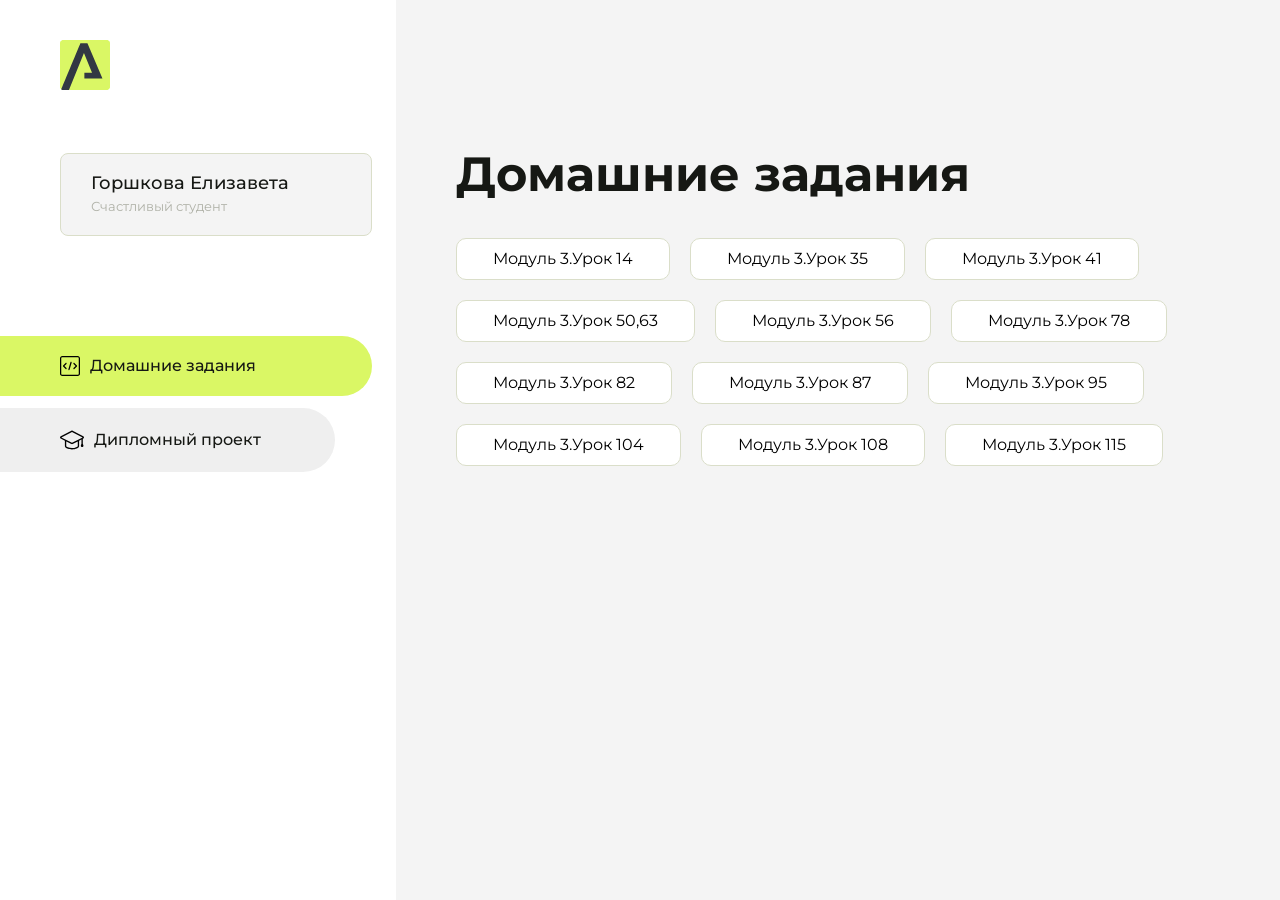
<file: index.html>
<!DOCTYPE html>
<html lang="en">
<head>
    <meta charset="UTF-8">
    <meta name="viewport" content="width=device-width, initial-scale=1.0">
    <title>Домашняя работа</title>
    <link rel="shortcut icon" href="src/logo.ico" type="image/x-icon">
    <link rel="preconnect" href="https://fonts.googleapis.com">
    <link rel="preconnect" href="https://fonts.gstatic.com" crossorigin>
    <link href="https://fonts.googleapis.com/css2?family=Montserrat:wght@400;500;700&family=Rubik:wght@500&display=swap"
          rel="stylesheet">
    <link rel="stylesheet" href="src/style.css">
</head>
<body id="body">
<div class="overlay" id="overlay"></div>
<div class="layout">
    <div class="burger" id="burger">
        <svg viewBox="0 0 24 24" fill="none" xmlns="http://www.w3.org/2000/svg">
            <g id="SVGRepo_bgCarrier" stroke-width="0"></g>
            <g id="SVGRepo_tracerCarrier" stroke-linecap="round" stroke-linejoin="round"></g>
            <g id="SVGRepo_iconCarrier">
                <path d="M4 18L20 18" stroke="#DAF765" stroke-width="2" stroke-linecap="round"></path>
                <path d="M4 12L20 12" stroke="#DAF765" stroke-width="2" stroke-linecap="round"></path>
                <path d="M4 6L20 6" stroke="#DAF765" stroke-width="2" stroke-linecap="round"></path>
            </g>
        </svg>
    </div>
    <aside class="sidebar" id="sidebar">
        <div class="sidebar__inner">
            <div class="logo">
                <svg width="50" height="50" viewBox="0 0 50 50" fill="none" xmlns="http://www.w3.org/2000/svg">
                    <g clip-path="url(#clip0_513_74730)">
                        <path d="M46.17 -0.257004H3.83C1.57281 -0.257004 -0.257 1.57281 -0.257 3.83V46.17C-0.257 48.4272 1.57281 50.257 3.83 50.257H46.17C48.4272 50.257 50.257 48.4272 50.257 46.17V3.83C50.257 1.57281 48.4272 -0.257004 46.17 -0.257004Z"
                              fill="#DAF765"/>
                        <path d="M24.375 38.4H42.461L27.441 3.1585H20.4355C20.4355 3.1585 6.7895 35.881 1.1945 49.294C2.015 50.0275 3.0945 50.257 3.6945 50.257H8.8445L23.954 13.07L32.0465 32.8285H24.375V38.4Z"
                              fill="#323843"/>
                    </g>
                    <defs>
                        <clipPath id="clip0_513_74730">
                            <rect width="50" height="50" fill="white"/>
                        </clipPath>
                    </defs>
                </svg>
            </div>
            <div class="sidebar__user">
                <div class="sidebar__name">Горшкова Елизавета</div>
                <div class="sidebar__text">Счастливый студент</div>
            </div>
            <div class="sidebar__tabs">
                <div class="sidebar__item">
                    <button class="sidebar__button active" id="tasks">
                        <svg xmlns="http://www.w3.org/2000/svg" width="20" height="20" viewBox="0 0 20 20" fill="none">
                            <g clip-path="url(#clip0_704_74543)">
                                <path d="M17.7083 20H2.29167C1.0275 20 0 18.9725 0 17.7083V2.29167C0 1.0275 1.0275 0 2.29167 0H17.7083C18.9725 0 20 1.0275 20 2.29167V17.7083C20 18.9725 18.9725 20 17.7083 20ZM2.29167 1.25C1.7175 1.25 1.25 1.7175 1.25 2.29167V17.7083C1.25 18.2825 1.7175 18.75 2.29167 18.75H17.7083C18.2825 18.75 18.75 18.2825 18.75 17.7083V2.29167C18.75 1.7175 18.2825 1.25 17.7083 1.25H2.29167Z"
                                      fill="black"/>
                                <path d="M6.04167 13.125C5.88167 13.125 5.72167 13.0642 5.6 12.9417L3.1 10.4417C2.85583 10.1975 2.85583 9.80167 3.1 9.5575L5.6 7.0575C5.84417 6.81333 6.24 6.81333 6.48417 7.0575C6.72833 7.30167 6.72833 7.6975 6.48417 7.94167L4.42583 10L6.48417 12.0583C6.72833 12.3025 6.72833 12.6983 6.48417 12.9425C6.36167 13.0642 6.20167 13.125 6.04167 13.125Z"
                                      fill="black"/>
                                <path d="M8.95833 14.1667C8.9 14.1667 8.84 14.1583 8.78167 14.1417C8.45083 14.0442 8.26083 13.6967 8.35833 13.3658L10.4417 6.28251C10.5392 5.95084 10.8892 5.76417 11.2175 5.85917C11.5483 5.95667 11.7383 6.30417 11.6408 6.63501L9.5575 13.7183C9.47833 13.9908 9.22833 14.1667 8.95833 14.1667Z"
                                      fill="black"/>
                                <path d="M13.9583 13.125C13.7983 13.125 13.6383 13.0642 13.5167 12.9417C13.2725 12.6975 13.2725 12.3017 13.5167 12.0575L15.575 9.99916L13.5167 7.94083C13.2725 7.69666 13.2725 7.30083 13.5167 7.05666C13.7608 6.81249 14.1567 6.81249 14.4008 7.05666L16.9008 9.55666C17.145 9.80083 17.145 10.1967 16.9008 10.4408L14.4008 12.9408C14.2783 13.0642 14.1183 13.125 13.9583 13.125Z"
                                      fill="black"/>
                            </g>
                            <defs>
                                <clipPath id="clip0_704_74543">
                                    <rect width="20" height="20" fill="white"/>
                                </clipPath>
                            </defs>
                        </svg>
                        <span>Домашние задания</span></button>
                </div>
                <div class="sidebar__item">
                    <button class="sidebar__button" id="diplom">
                        <svg xmlns="http://www.w3.org/2000/svg" width="24" height="24" viewBox="0 0 24 24" fill="none">
                            <g clip-path="url(#clip0_704_74553)">
                                <path d="M23.2628 10.5971C23.7176 10.365 24 9.90375 24 9.39337C24 8.883 23.7176 8.42175 23.2628 8.18962L12.6135 2.75362C12.2291 2.55824 11.7705 2.55787 11.3854 2.75399L0.736875 8.19C0.282375 8.42175 0 8.883 0 9.39337C0 9.90375 0.282375 10.365 0.736875 10.5971L4.89038 12.7177V18.2074C4.89038 19.8154 8.412 21.393 12 21.393C15.5884 21.393 19.1096 19.815 19.1096 18.2074V12.7174L21.4609 11.517V15.8017L20.901 17.2305C20.7409 17.6389 20.7934 18.0994 21.0405 18.4616C21.2876 18.8246 21.6979 19.041 22.1366 19.041C22.5754 19.041 22.9852 18.8246 23.2324 18.462C23.4795 18.099 23.532 17.6385 23.3719 17.2301L22.8124 15.8021V10.827L23.2628 10.5971ZM17.7623 18.1721C17.6198 18.6375 15.3491 20.0419 12 20.0419C8.65088 20.0419 6.38025 18.6375 6.2415 18.2074V12.3037L6.23887 12.3019C6.23812 12.057 6.1065 11.8207 5.87325 11.7019L1.3515 9.39337L12 3.95737L22.6489 9.39337L12 14.8294L5.87325 11.7019C5.54063 11.5331 4.6695 11.6674 4.5 12C4.33012 12.3322 4.55813 12.5479 4.89038 12.7177L11.3857 16.0331C11.5781 16.1314 11.7889 16.1805 12 16.1805C12.2107 16.1805 12.4222 16.1314 12.6146 16.0331L17.7593 13.407L17.7623 18.1721Z"
                                      fill="black"/>
                            </g>
                            <defs>
                                <clipPath id="clip0_704_74553">
                                    <rect width="24" height="24" fill="white"/>
                                </clipPath>
                            </defs>
                        </svg>
                        <span>Дипломный проект</span></button>
                </div>
            </div>
        </div>

    </aside>
    <div class="content">
        <div class="container">
            <div class="content__block" id="tasksBlock">
                <div class="content__title">Домашние задания</div>
                <ul class="content__list">
                    <li class="content__list-item">
                        <a href="Домашнее задание (разметка статьи)/index.html">Модуль 3.Урок 14</a>
                    </li>
                     <li class="content__list-item">
                        <a href="35_table/inbex.html">Модуль 3.Урок 35</a>
                    </li>
                    <li class="content__list-item">
                        <a href="41_form/index.html">Модуль 3.Урок 41</a>
                    </li>
                    <li class="content__list-item">
                        <a href="50_article/article.html">Модуль 3.Урок 50,63</a>
                    </li>
                     <li class="content__list-item">
                        <a href="56_Домашнее задание (Flexbox)/article.html">Модуль 3.Урок 56</a>
                    </li>
                     <li class="content__list-item">
                        <a href="fit-studio/index.html">Модуль 3.Урок 78</a>
                    </li>
                       <li class="content__list-item">
                        <a href="fit-studio/index.html">Модуль 3.Урок 82</a>
                    </li>
                    <li class="content__list-item">
                        <a href="fit-studio/index.html">Модуль 3.Урок 87</a>
                    </li>
                     <li class="content__list-item">
                        <a href="fit-studio/index.html">Модуль 3.Урок 95</a>
                    </li>
                    <li class="content__list-item">
                        <a href="Grid/index.html">Модуль 3.Урок 104</a>
                    </li>
                    <li class="content__list-item">
                        <a href="fit-studio_БЭМ/index.html">Модуль 3.Урок 108</a>
                    </li>
                     <li class="content__list-item">
                        <a href="nike/index.html">Модуль 3.Урок 115</a>
                    </li>
                </ul>
            </div>
            <div class="content__block hidden" id="diplomBlock">
                <div class="content__title">Дипломный проект</div>
                <div class="content__list-diplom">
                    <a href="ПАПКА-С-НОМЕРОМ-УРОКА">Ссылка на ДЗ</a>
                </div>
                <div class="content__decor">
                    <div class="content__decor-text">Давай проверим, чему ты научился!</div>
                    <div class="content__decor-img">
                        <img src="src/decor.png" alt="decor">
                    </div>
                </div>
            </div>
        </div>
    </div>
</div>
<script src="src/index.js"></script>
</body>
</html>
</file>
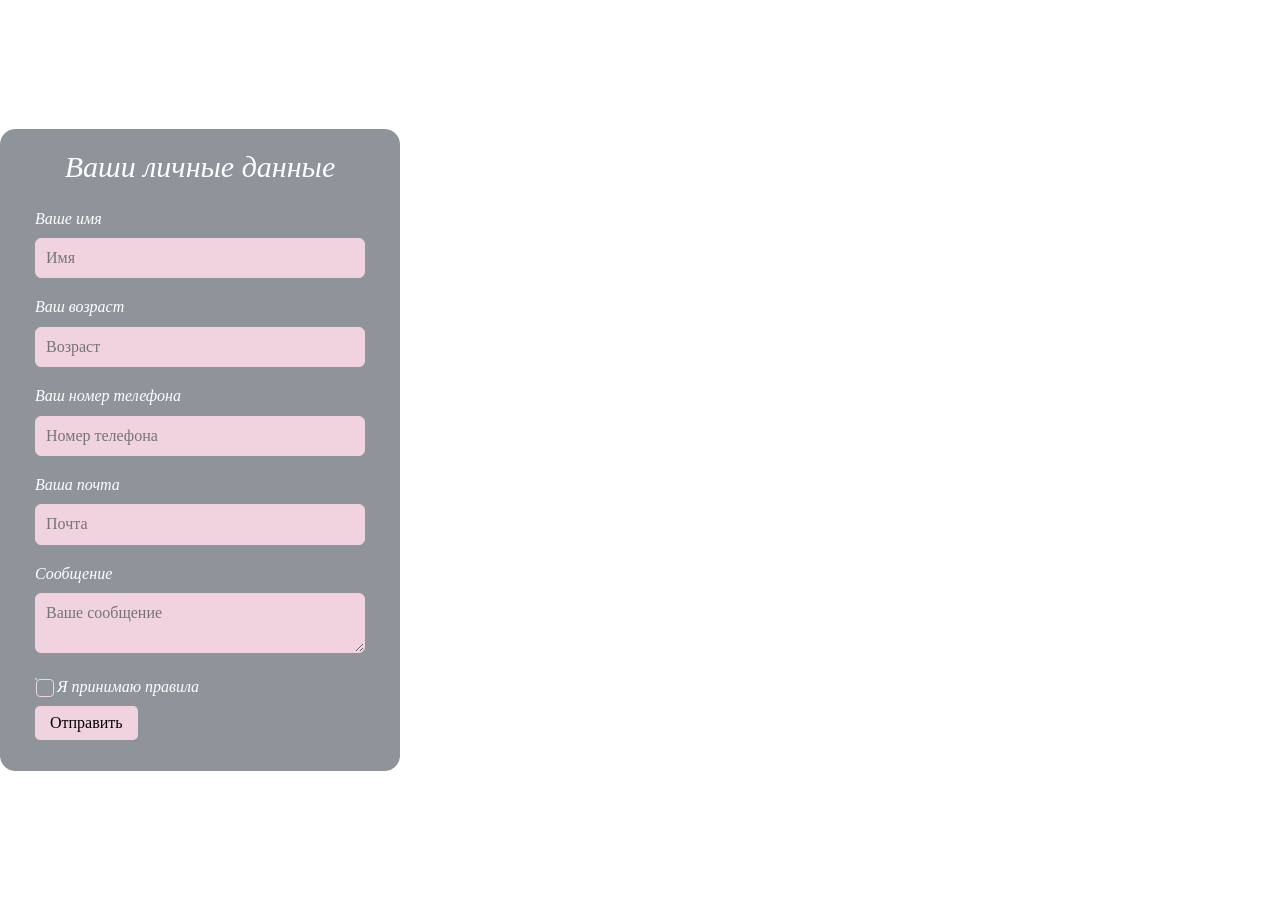
<file: 41_form/index.html>
<!doctype html>
<html lang="en">
  <head>
    <meta charset="UTF-8" />
    <meta name="viewport" content="width=device-width, initial-scale=1.0" />
    <title>Document</title>
  </head>
  <link rel="stylesheet" href="./css/styles.css" />
  <link rel="stylesheet" href="./css/normalize.css" />
  <body>
    <form>
      <fieldset>
        <legend>Ваши личные данные</legend>
        <label for="name">Ваше имя</label>
        <input id="name" type="text" placeholder="Имя" required />

        <label for="age">Ваш возраст</label>
        <input id="age" type="number" placeholder="Возраст" required />

        <label for="tel">Ваш номер телефона</label>
        <input id="tel" type="tel" placeholder="Номер телефона" required />

        <label for="email">Ваша почта</label>
        <input id="email" type="email" placeholder="Почта" required />

        <label for="message">Сообщение</label>
        <textarea id="message" placeholder="Ваше сообщение" required></textarea>

        <input id="approval" type="checkbox" />
        <label for="approval" class="approval-label" required
          >Я принимаю правила</label
        >

        <button>Отправить</button>
      </fieldset>
    </form>
  </body>
</html>
</file>
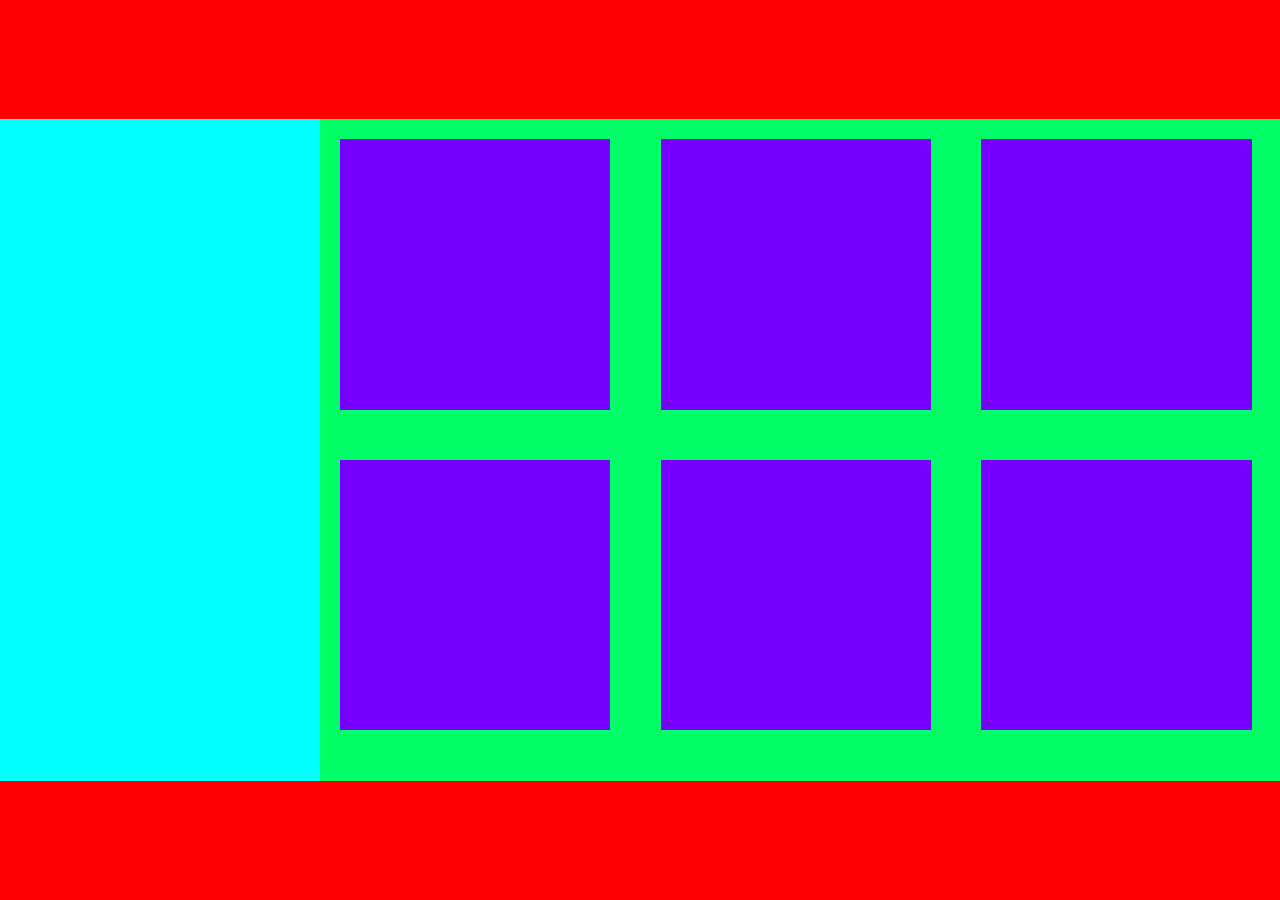
<file: Grid/index.html>
<!doctype html>
<html lang="ru">
  <head>
    <meta charset="UTF-8" />
    <meta name="viewport" content="width=device-width, initial-scale=1.0" />
    <title>Grid</title>
    <link rel="stylesheet" href="style.css" />
  </head>
  <body>
    <div class="wrapper">
      <header class="header"></header>

      <aside class="aside"></aside>
      <main class="main">
        <div class="container">
          <article class="article"></article>
          <article class="article"></article>
          <article class="article"></article>
          <article class="article"></article>
          <article class="article"></article>
          <article class="article"></article>
          <article class="article"></article>
          <article class="article"></article>
        </div>
      </main>
      <footer class="footer"></footer>
    </div>
  </body>
</html>
</file>
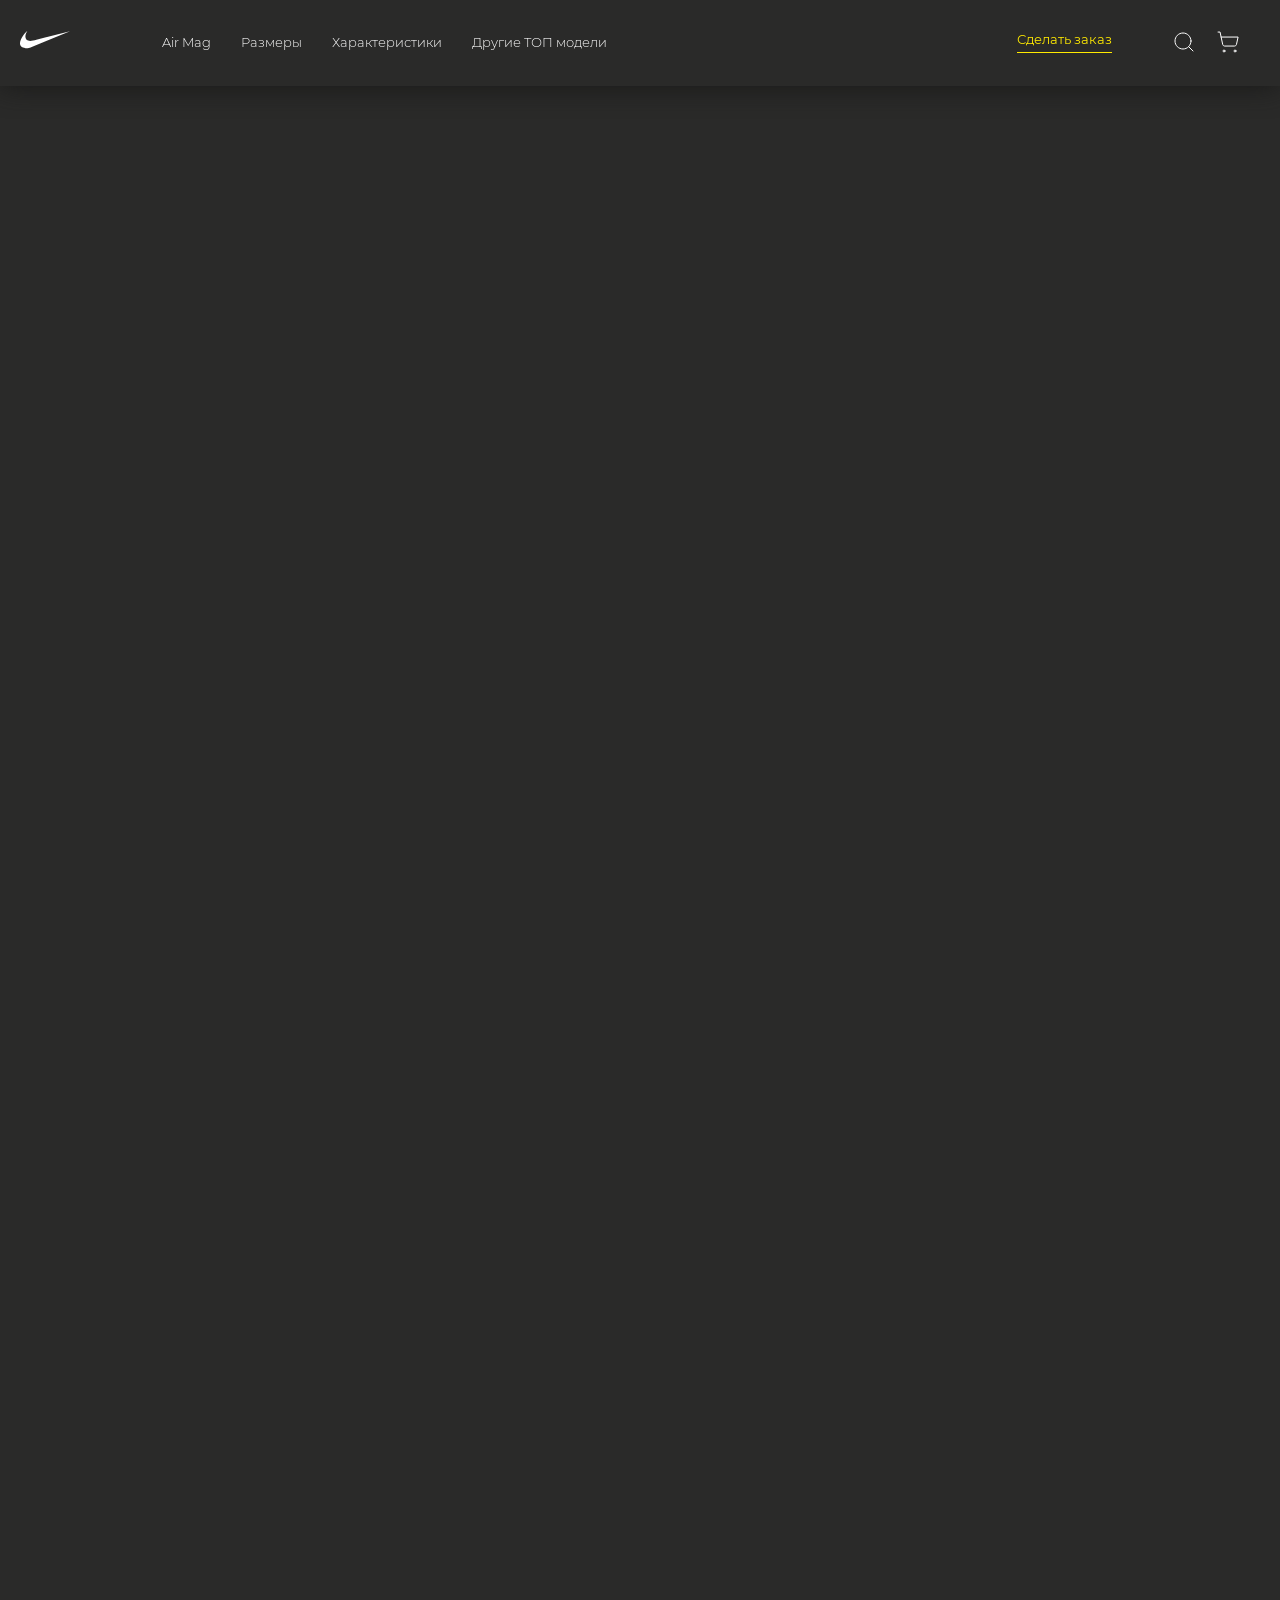
<file: nike/index.html>
<!doctype html>
<html class="page" lang="ru">
  <head>
    <meta charset="UTF-8" />
    <meta name="viewport" content="width=device-width, initial-scale=1.0" />
    <link rel="stylesheet" href="./css/index.css" />
    <link
      rel="shortcut icon"
      href="./icons/nike_logo_icon.ico"
      type="image/x-icon"
    />
    <title>Nike Air Mag</title>
  </head>
  <body class="page__body">
    <header class="header header--fixed">
      <div class="container header__container">
        <a class="logo header__logo" href="#">
          <img
            src="./icons/logo-icons.svg"
            width="50"
            height="20"
            alt="логотип nike"
          />
        </a>
        <nav class="menu header__menu" aria-label="Главное меню">
          <ul class="menu__list">
            <li class="menu__item">
              <a class="menu__link" href="#air-mag" lang="en">Air Mag</a>
            </li>
            <li class="menu__item">
              <a class="menu__link" href="#sizec">Размеры</a>
            </li>
            <li class="menu__item">
              <a class="menu__link" href="#characteristics">Характеристики</a>
            </li>
            <li class="menu__item">
              <a class="menu__link" href="#top-models">Другие ТОП модели</a>
            </li>
          </ul>
        </nav>
        <div class="header_controls">
          <a class="header_order" href="#">Сделать заказ</a>
          <div class="header__actions">
            <button
              class="header__button-actions"
              title="Поиск"
              aria-label="Поиск"
            >
              <svg width="24" height="24">
                <use
                  class="header__actions-icons"
                  href="./icons/sprite.svg#search"
                ></use>
              </svg>
            </button>

            <button
              class="header__button-actions"
              title="Корзина"
              aria-label="Корзина"
            >
              <svg width="24" height="24">
                <use
                  class="header__actions-icons"
                  href="./icons/sprite.svg#cart"
                ></use>
              </svg>
            </button>
            <button class="header__bruger bruger" aria-label="Открыть меню">
              <swg width="24" height="24">
                <use
                  class="burger__icon-menu"
                  href="./icons/sprite.svg#menu-burger"
                ></use>
                <use
                  class="burger__icon-cross"
                  href="./icons/sprite.svg#menu-cross"
                ></use>
              </swg>
            </button>
          </div>
        </div>
      </div>
    </header>
  </body>
</html>
</file>
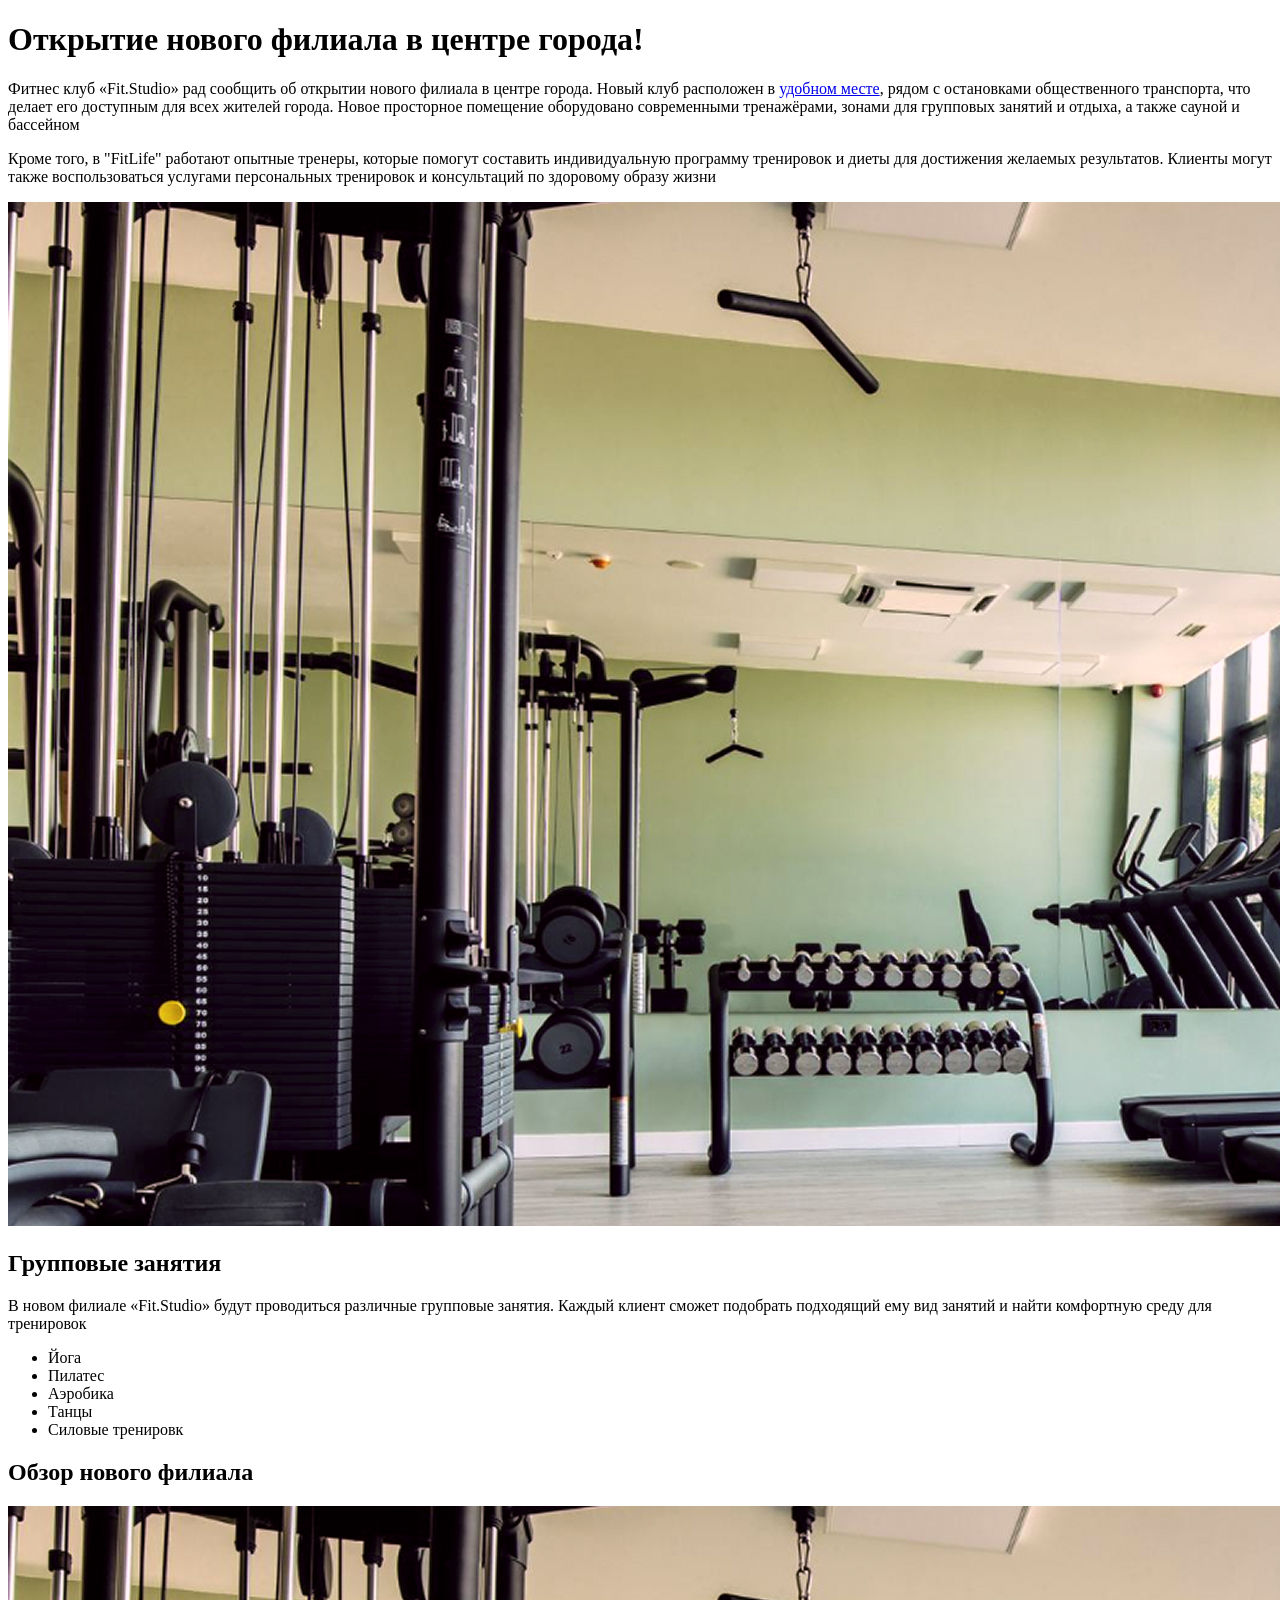
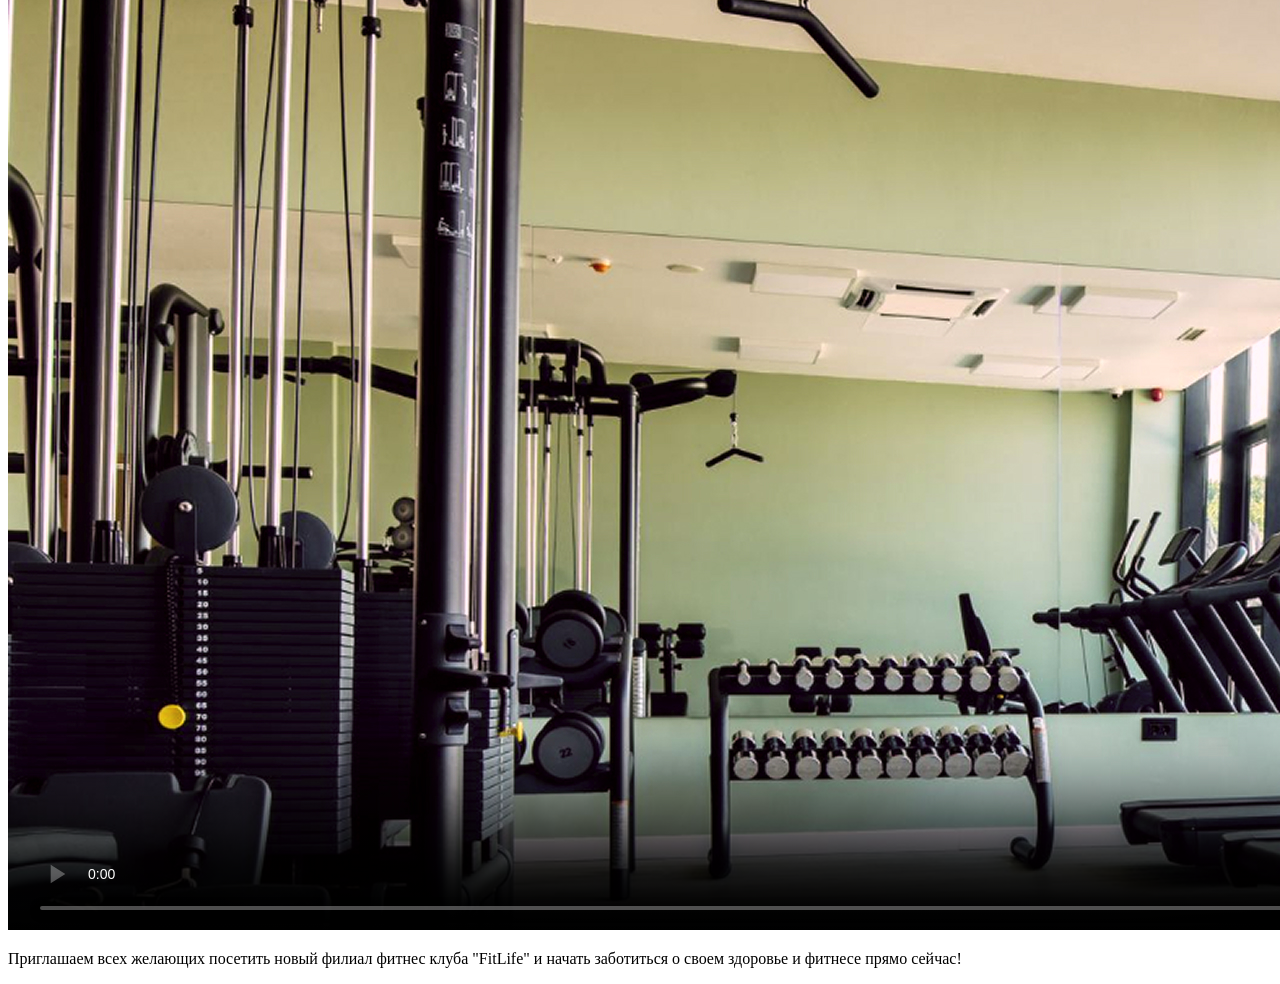
<file: Домашнее задание (разметка статьи)/index.html>
<!doctype html>
<html lang="en">
  <head>
    <meta charset="UTF-8" />
    <meta name="viewport" content="width=device-width, initial-scale=1.0" />
    <title>Document</title>
  </head>
  <body>
    <h1>Открытие нового филиала в центре города!</h1>
    <p>
      Фитнес клуб «Fit.Studio» рад сообщить об открытии нового филиала в центре
      города. Новый клуб расположен в <a href="#">удобном месте</a>, рядом с
      остановками общественного транспорта, что делает его доступным для всех
      жителей города. Новое просторное помещение оборудовано современными
      тренажёрами, зонами для групповых занятий и отдыха, а также сауной и
      бассейном
    </p>
    <p>
      Кроме того, в "FitLife" работают опытные тренеры, которые помогут
      составить индивидуальную программу тренировок и диеты для достижения
      желаемых результатов. Клиенты могут также воспользоваться услугами
      персональных тренировок и консультаций по здоровому образу жизни
    </p>
    <img
      src="./images/gym-image.jpg"
      alt="фотография тренажерного зала"
      width="2440"
      height="1024"
    />
    <h2>Групповые занятия</h2>
    <p>
      В новом филиале «Fit.Studio» будут проводиться различные групповые
      занятия. Каждый клиент сможет подобрать подходящий ему вид занятий и найти
      комфортную среду для тренировок
    </p>
    <ul>
      <li>Йога</li>
      <li>Пилатес</li>
      <li>Аэробика</li>
      <li>Танцы</li>
      <li>Силовые тренировк</li>
    </ul>
    <h2>Обзор нового филиала</h2>
    <video
      src="./video/gym-video.mp4"
      controls
      poster="./images/poster.jpg.jpg"
    >
      Что-то пошло не так!
    </video>
    <p>
      Приглашаем всех желающих посетить новый филиал фитнес клуба "FitLife" и
      начать заботиться о своем здоровье и фитнесе прямо сейчас!
    </p>
  </body>
</html>
</file>
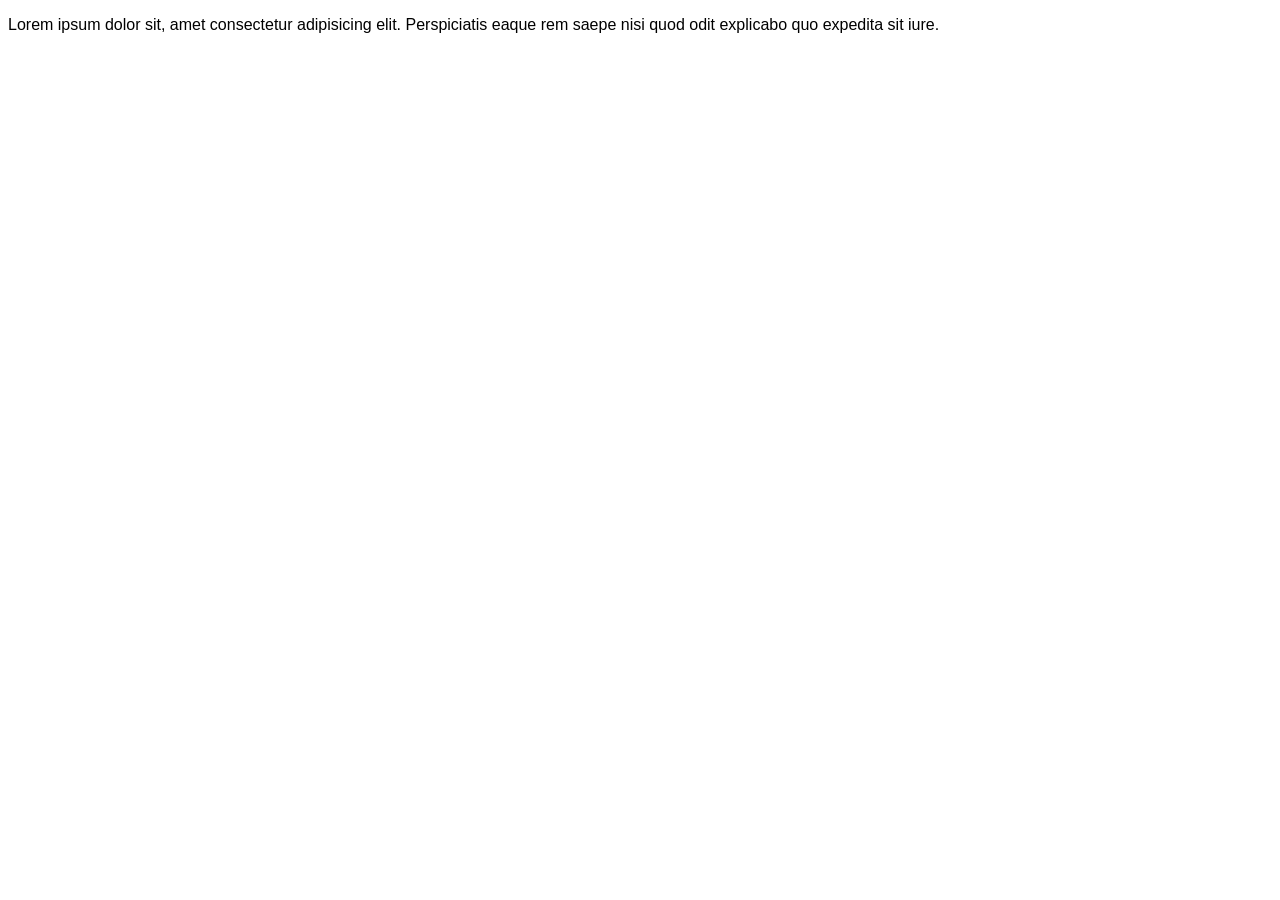
<file: Урок_45/index.html>
<!doctype html>
<html lang="en">
  <head>
    <meta charset="UTF-8" />
    <meta name="viewport" content="width=device-width, initial-scale=1.0" />
    <link rel="stylesheet" href="styles.css" />
    <title>Document</title>
  </head>
  <body>
    <p>
      Lorem ipsum dolor sit, amet consectetur adipisicing elit. Perspiciatis
      eaque rem saepe nisi quod odit explicabo quo expedita sit iure.
    </p>
  </body>
</html>
</file>
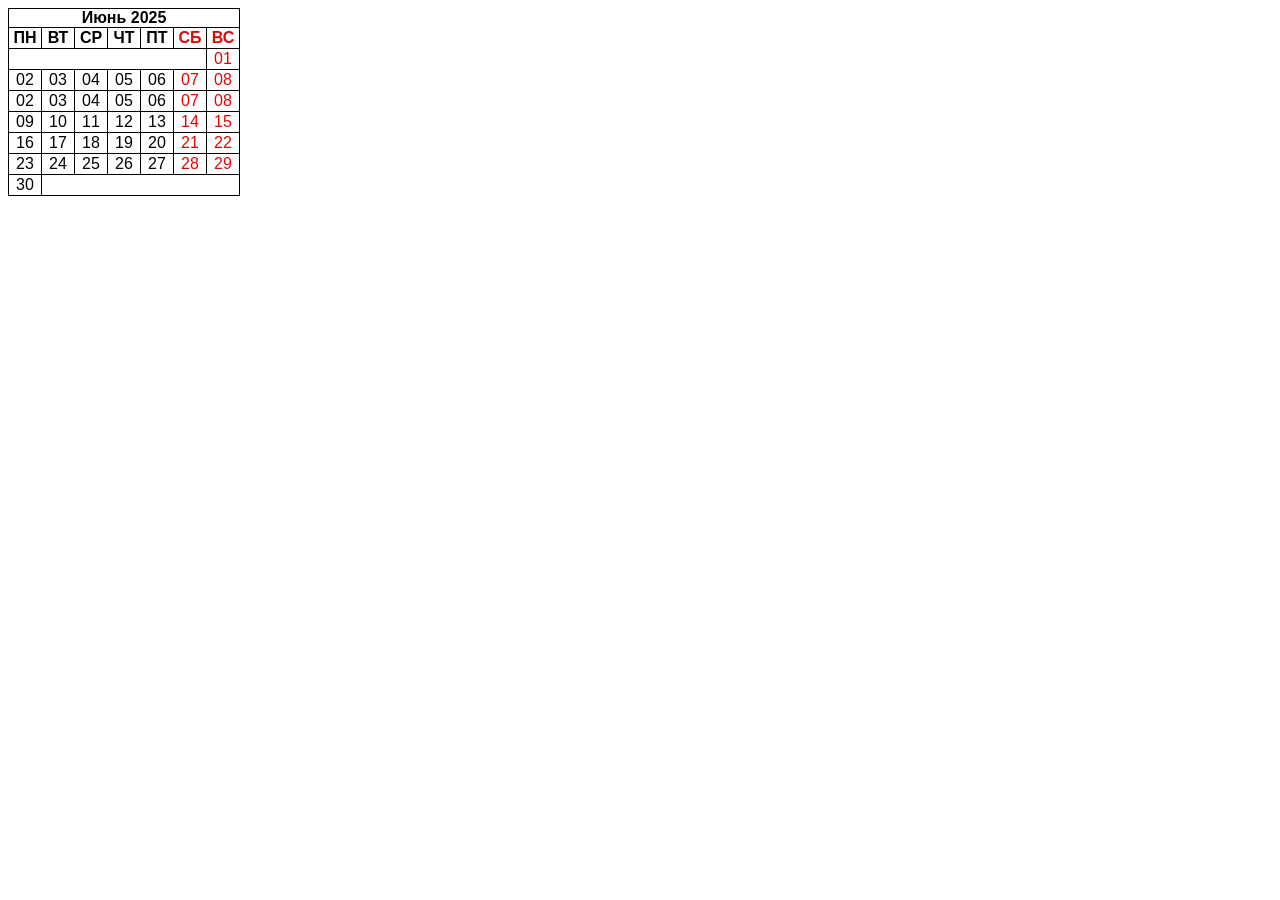
<file: 35_table/inbex.html>
<!doctype html>
<html lang="ru">
  <head>
    <meta charset="UTF-8" />
    <meta name="viewport" content="width=device-width, initial-scale=1.0" />
    <title>таблицы</title>
    <link rel="stylesheet" href="./style.css" />
  </head>
  <body>
    <table>
      <caption>
        Июнь 2025
      </caption>
      <thead>
        <tr>
          <th>ПН</th>
          <th>ВТ</th>
          <th>СР</th>
          <th>ЧТ</th>
          <th>ПТ</th>
          <th class="red">СБ</th>
          <th class="red">ВС</th>
        </tr>
      </thead>
      <tbody>
        <tr>
          <td colspan="6"></td>
          <td class="red">01</td>
        </tr>
        <tr>
          <td>02</td>
          <td>03</td>
          <td>04</td>
          <td>05</td>
          <td>06</td>
          <td class="red">07</td>
          <td class="red">08</td>
        </tr>
        <tr>
          <td>02</td>
          <td>03</td>
          <td>04</td>
          <td>05</td>
          <td>06</td>
          <td class="red">07</td>
          <td class="red">08</td>
        </tr>
        <tr>
          <td>09</td>
          <td>10</td>
          <td>11</td>
          <td>12</td>
          <td>13</td>
          <td class="red">14</td>
          <td class="red">15</td>
        </tr>
        <tr>
          <td>16</td>
          <td>17</td>
          <td>18</td>
          <td>19</td>
          <td>20</td>
          <td class="red">21</td>
          <td class="red">22</td>
        </tr>
        <tr>
          <td>23</td>
          <td>24</td>
          <td>25</td>
          <td>26</td>
          <td>27</td>
          <td class="red">28</td>
          <td class="red">29</td>
        </tr>
        <tr>
          <td>30</td>
          <td colspan="6"></td>
        </tr>
      </tbody>
    </table>
  </body>
</html>
</file>
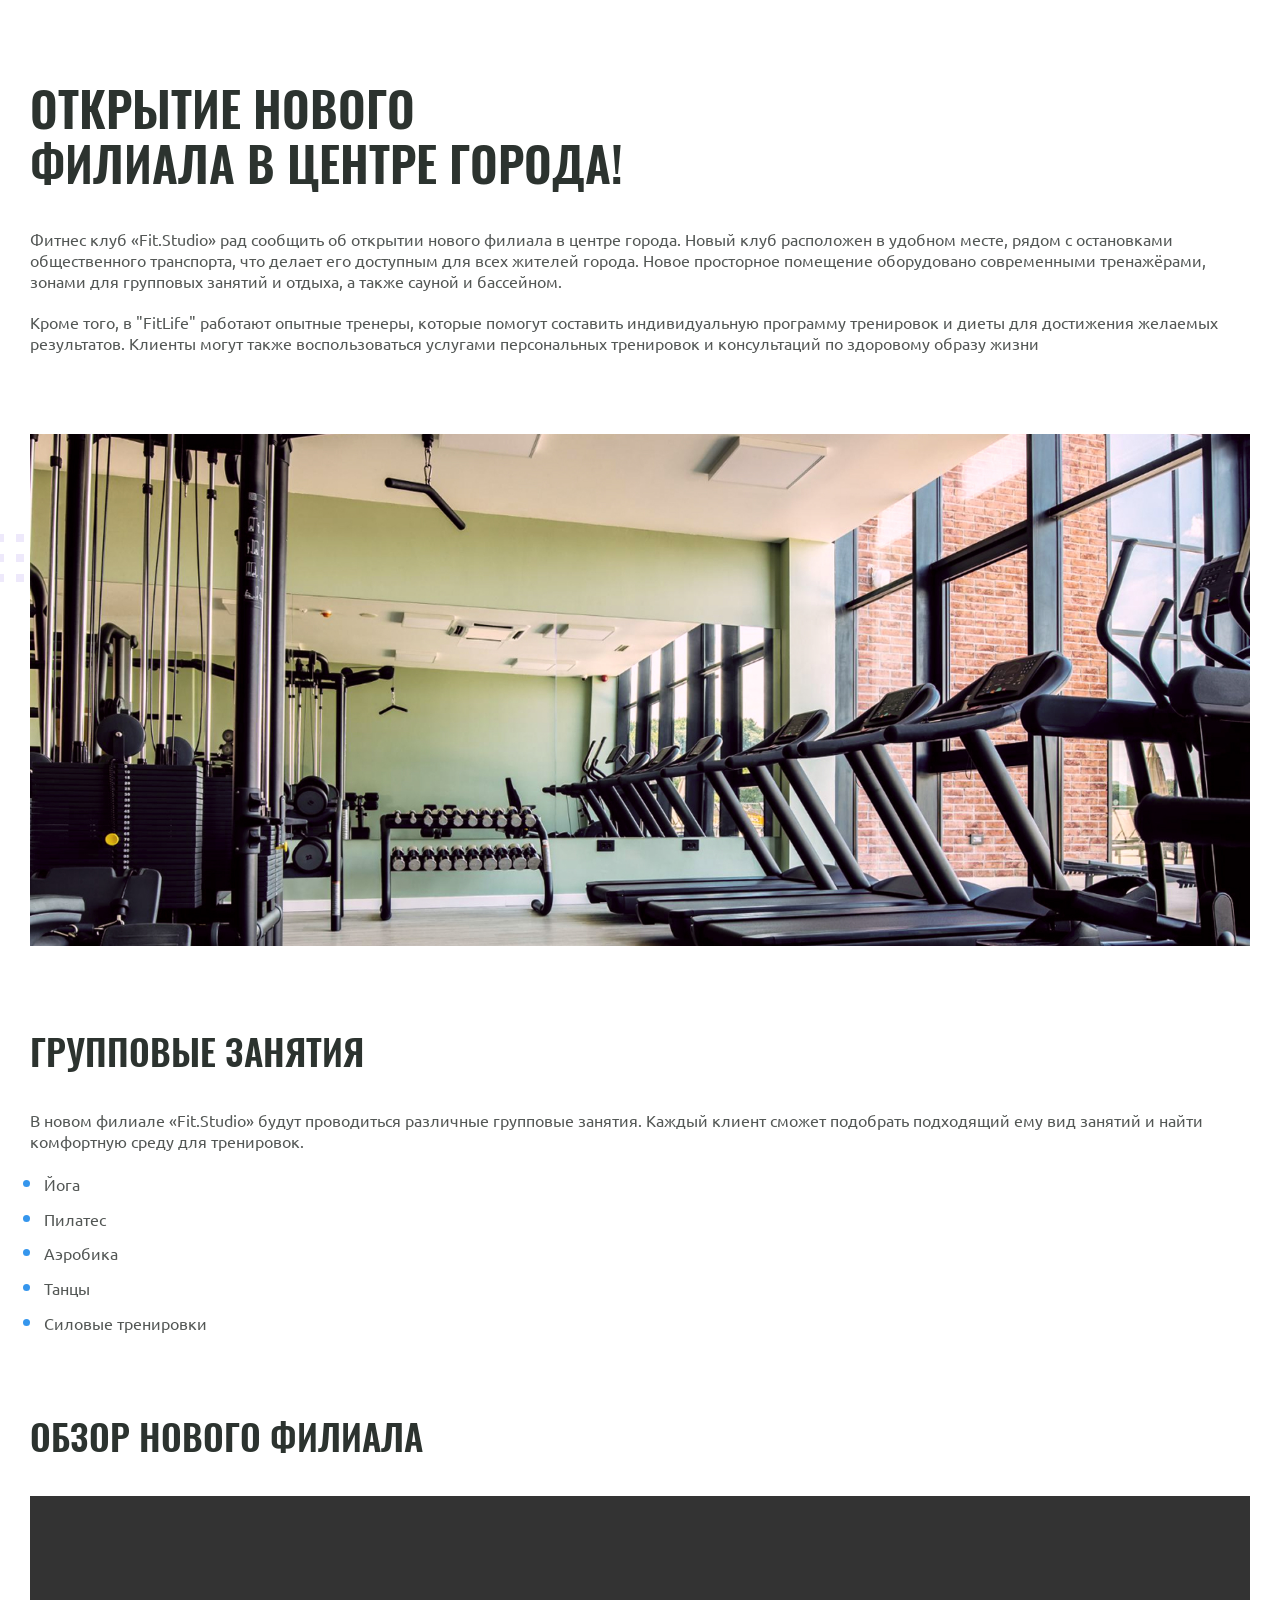
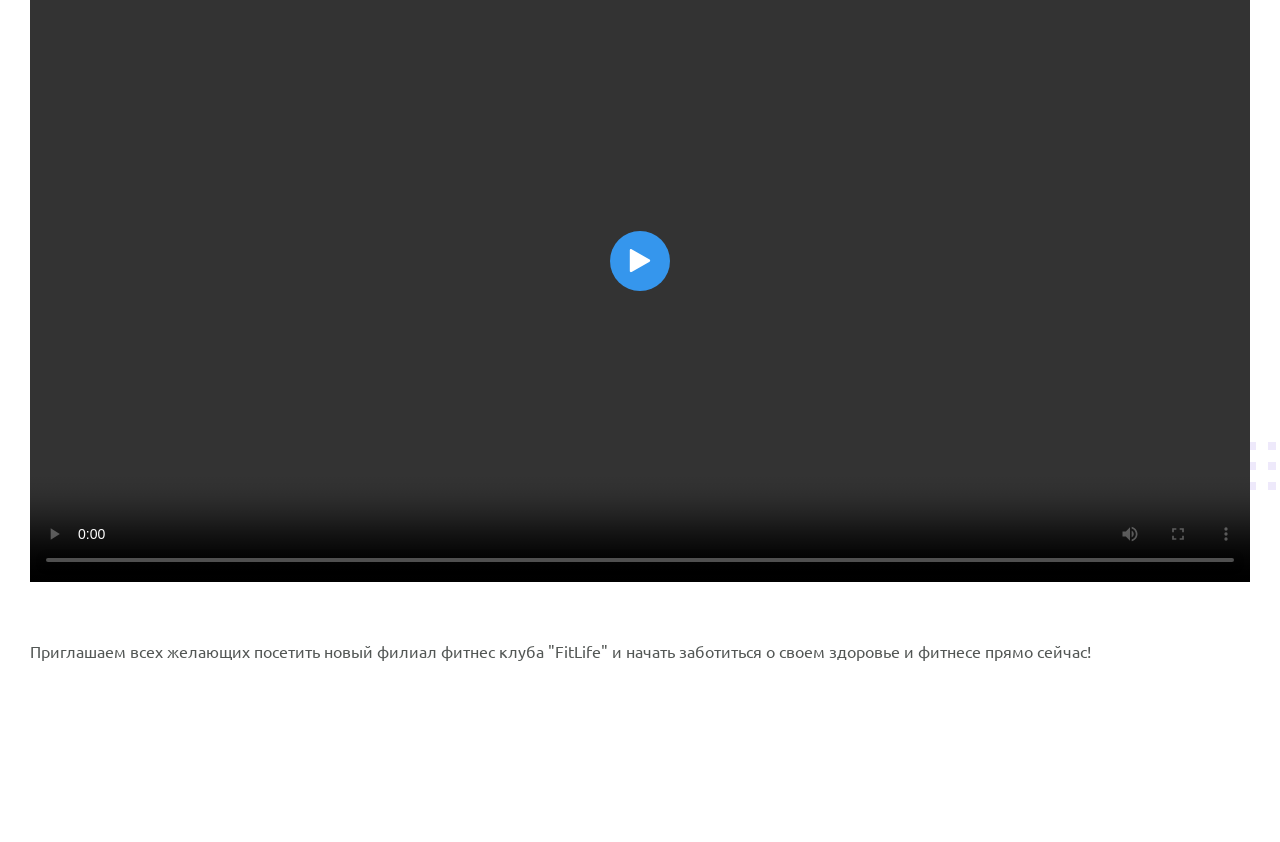
<file: 50_article/article.html>
<!doctype html>
<html lang="ru">
  <head>
    <meta charset="UTF-8" />
    <meta name="viewport" content="width=device-width, initial-scale=1.0" />
    <title>Fit Studio - Открытие нового филиала!</title>
    <link rel="stylesheet" href="./css/normalize.css" />
    <link rel="stylesheet" href="./css/fonts.css" />
    <link rel="stylesheet" href="./css/article.css" />
  </head>
  <body>
    <article class="article">
      <div class="container">
        <h1 class="article-title article-title-large">
          Открытие нового филиала в центре города!
        </h1>
        <p class="article-text">
          Фитнес клуб «Fit.Studio» рад сообщить об открытии нового филиала
          в центре города. Новый клуб расположен в удобном месте, рядом
          с остановками общественного транспорта, что делает его доступным
          для всех жителей города. Новое просторное помещение оборудовано
          современными тренажёрами, зонами для групповых занятий и отдыха,
          а также сауной и бассейном.
        </p>
        <p class="article-text article-mb">
          Кроме того, в "FitLife" работают опытные тренеры, которые помогут
          составить индивидуальную программу тренировок и диеты для достижения
          желаемых результатов. Клиенты могут также воспользоваться услугами
          персональных тренировок и консультаций по здоровому образу жизни
        </p>
        <div class="article-decor article-decor1">
          <img
            class="img article-mb"
            src="./images/gum.jpg"
            alt="Тренажерный зал"
            width="1220"
            height="512"
          />
        </div>
        <h2 class="article-title article-title-medium">Групповые занятия</h2>
        <p class="article-text">
          В новом филиале «Fit.Studio» будут проводиться различные групповые
          занятия. Каждый клиент сможет подобрать подходящий ему вид занятий
          и найти комфортную среду для тренировок.
        </p>
        <ul class="article-list article-text article-mb">
          <li class="item">Йога</li>
          <li class="item">Пилатес</li>
          <li class="item">Аэробика</li>
          <li class="item">Танцы</li>
          <li class="item">Силовые тренировки</li>
        </ul>
        <h2 class="article-title article-title-medium">Обзор нового филиала</h2>

        <div class="article-decor article-decor2">
          <video
            class="article-video"
            src="./video/gym-video.mp4"
            width="1220"
            height="686"
            controls
          ></video>
          <button class="button">
            <img src="./images/Polygon.svg" alt="пуск" width="24" height="24" />
          </button>
        </div>
        <p class="article-text">
          Приглашаем всех желающих посетить новый филиал фитнес клуба "FitLife"
          и начать заботиться о своем здоровье и фитнесе прямо сейчас!
        </p>
      </div>
    </article>
  </body>
</html>
</file>
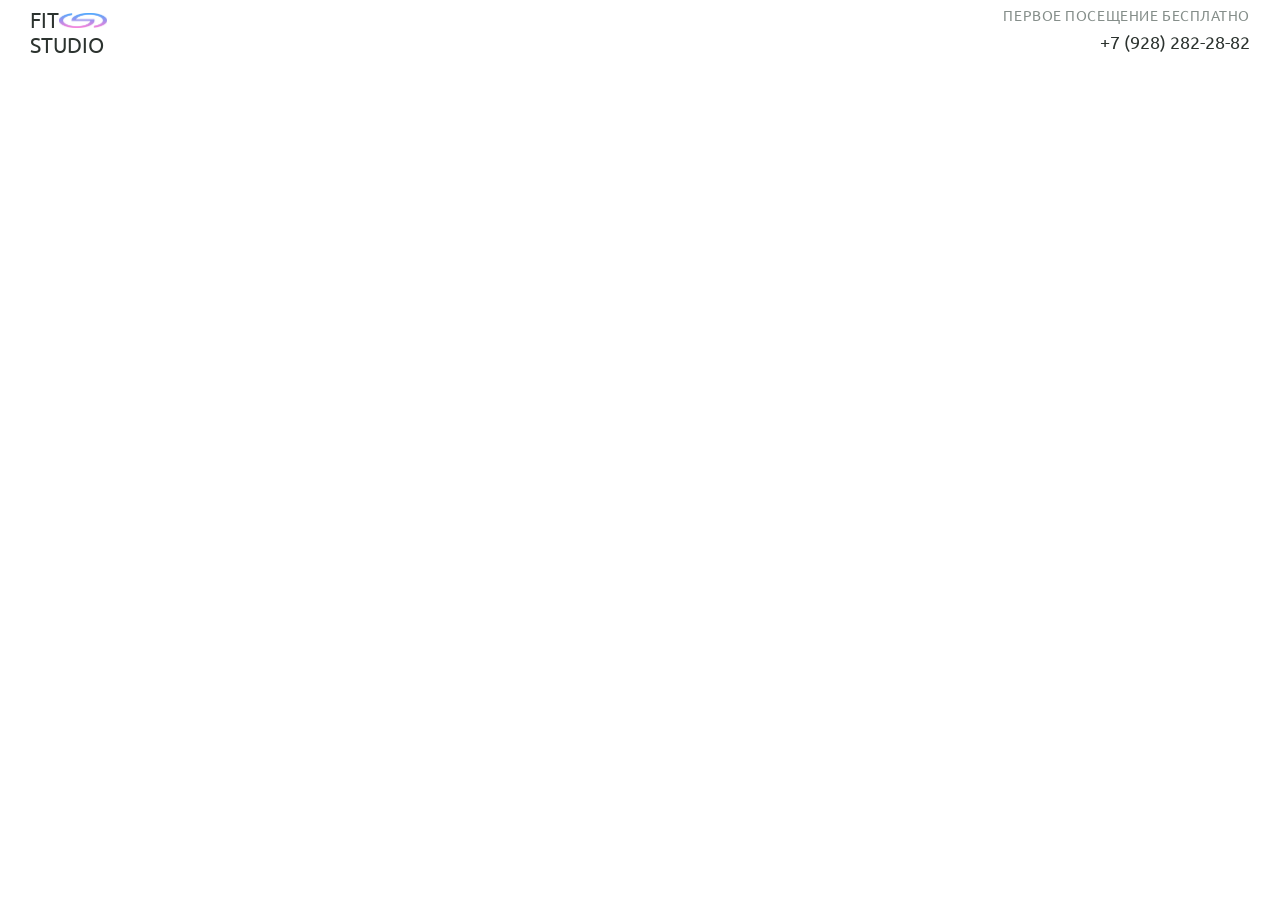
<file: 56_Домашнее задание (Flexbox)/article.html>
<!doctype html>
<html lang="en">
  <head>
    <meta charset="UTF-8" />
    <meta name="viewport" content="width=device-width, initial-scale=1.0" />
    <title>Document</title>
    <link rel="stylesheet" href="style.css" />
  </head>
  <body>
    <header>
      <div class="nav">
        <div class="logo">
          <p>FIT</p>
          <img
            src="./images/logo.jpg"
            alt="логотип"
            width="47.68"
            height="15.14"
          />
          <p>STUDIO</p>
        </div>
        <div class="connect">
          <p class="info">Первое посещение бесплатно</p>
          <a class="phone" href="tel:++7 (928) 282-28-82">+7 (928) 282-28-82</a>
        </div>
      </div>
    </header>
  </body>
</html>
</file>
<file: src/style.css>
*{padding: 0;margin: 0;border: 0;}
*,*:before,*:after{-webkit-box-sizing: border-box;box-sizing: border-box;}
:focus,:active{outline: none;}
a:focus,a:active{outline: none;}
nav,footer,header,aside{display: block;}
html,body{
    height:100%;width:100%;
    font-size:100%;line-height:1;-ms-text-size-adjust:100%;-moz-text-size-adjust:100%;-webkit-text-size-adjust:100%;}
input,button,textarea{font-family:inherit;}
input::-ms-clear{display: none;}
button{cursor: pointer;}
button::-moz-focus-inner{padding:0;border:0;}
a,a:visited{text-decoration: none;}
a:hover{text-decoration: none;}
ul li{list-style: none;}
img{vertical-align: top;}
h1,h2,h3,h4,h5,h6{font-size:inherit;font-weight: inherit;}
a{color:inherit;}



body {
    font-family: "Montserrat",SansSerif;
    color: black;
}

body.overflow {
    overflow: hidden;
}



.layout {
    display: -webkit-box;
    display: -ms-flexbox;
    display: flex;
    min-height: 100vh;
}

.sidebar {
    padding: 40px 24px 40px 0;
    -ms-flex-negative: 0;
    flex-shrink: 0;
    background-color: white;
}



.content {
    -webkit-box-flex: 1;
    -ms-flex-positive: 1;
    flex-grow: 1;
    background-color: #F4F4F4;
}

.container {
    display: -webkit-box;
    display: -ms-flexbox;
    display: flex;
    -webkit-box-orient: vertical;
    -webkit-box-direction: normal;
    -ms-flex-direction: column;
    flex-direction: column;
    -webkit-box-pack: center;
    -ms-flex-pack: center;
    justify-content: center;
    -webkit-box-align: center;
    -ms-flex-align: center;
    align-items: center;
    padding: 150px 60px 80px 60px;
}


.logo {
    margin-left: 60px;
    margin-bottom: 60px;
}

.sidebar__user {
    background-color: #F4F4F4;
    padding: 20px 30px;
    margin-left: 60px;
    margin-bottom: 100px;
    border-radius: 8px;
    border: 1px solid #DADEC9;
}

.sidebar__name {
    color:#161814;
    font-size: 18px;
    font-weight: 500;
    margin-bottom: 6px;
}

.sidebar__text {
    color: #AFB1A7;
    font-size: 13px;
    font-weight: 400;
    line-height: 130%; /* 16.9px */
}

.sidebar__item {
    width: 372px;
}

.sidebar__button {
    display: -webkit-box;
    display: -ms-flexbox;
    display: flex;
    -webkit-box-align: center;
    -ms-flex-align: center;
    align-items: center;
    gap: 10px;
    padding: 20px 60px;
    margin-bottom: 12px;
    border-radius: 0px 100px 100px 0px;
    -webkit-transition: all .5s;
    -o-transition: all .5s;
    transition: all .5s;
    cursor: pointer;
    width: 90%;
    color:#161814;
    font-size: 16px;
    font-weight: 500;
}

.sidebar__button.active , .sidebar__button:hover {
    width: 100%;
    background-color: #DAF765;
}


.content__title {
    color: #161814;
    font-size: 48px;
    font-weight: 700;
    margin-bottom: 40px;
}

.content__list {
    display: -webkit-box;
    display: -ms-flexbox;
    display: flex;
    -webkit-box-align: center;
    -ms-flex-align: center;
    align-items: center;
    -ms-flex-wrap: wrap;
    flex-wrap: wrap;
    gap: 20px;
}



.content__list-item  {
    cursor: pointer;
    padding: 12px 18px;
    background-color: #fff;
    border-radius: 10px;
    border: 1px solid #DADEC9;
    -webkit-transition: all .3s;
    -o-transition: all .3s;
    transition: all .3s;
}

.content__list-item:hover,.content__list-diplom:hover {
    background-color: #AFB1A7;
}

li a {
    padding: 12px 18px;

}


.content__list-diplom {
    -webkit-transition: all .3s;
    -o-transition: all .3s;
    transition: all .3s;
    display: inline-block;
    padding: 12px 18px;
    background-color: #fff;
    border-radius: 10px;
    border: 1px solid #DADEC9;
}

.content__decor {
    display: -webkit-box;
    display: -ms-flexbox;
    display: flex;
    -webkit-box-align: center;
    -ms-flex-align: center;
    align-items: center;
}

.content__decor-text {
    color:#BEDD44;
    font-size: 36px;
    font-weight: 700;
    line-height: 110%; /* 39.6px */
}

.content__block {
    max-width: 1200px;
}

.content__block.hidden {
    display: none;
}

.content__decor-img img{
    width: 100%;
}

.burger {
    display: none;
    padding: 5px;
    position: fixed;
    top: 3%;
    right: 7%;
    width: 40px;
    height: 40px;
    background-color: #161814;
    border-radius: 50%;
    z-index: 10;
    border: 1px solid #DAF765;
}

@media (max-width: 768px) {
    .burger {
        display: block;
    }

    .sidebar {
        -webkit-transition: all .3s;
        -o-transition: all .3s;
        transition: all .3s;
        -webkit-transform: translateX(-100%);
        -ms-transform: translateX(-100%);
        transform: translateX(-100%);
        position: fixed;
        top: 0;
        left: 0;
        bottom: 0;
        z-index: 5;
    }

    .sidebar.show {
        -webkit-transform: translateX(0%);
        -ms-transform: translateX(0%);
        transform: translateX(0%);
    }

    .overlay {
        opacity: 0;
        pointer-events: none;
        -webkit-transition: all .3s;
        -o-transition: all .3s;
        transition: all .3s;
        position: absolute;
        top: 0;
        right: 0;
        left: 0;
        bottom: 0;
        z-index: 3;
        background-color: #000000e0;
    }

    .overlay.show {
        opacity: 1;
        pointer-events: all;
    }

    .container {
        padding: 40px 20px;
        min-height: 100%;
    }

    .content__decor {
        margin-top: 20px;
        -webkit-box-orient: vertical;
        -webkit-box-direction: normal;
        -ms-flex-direction: column;
        flex-direction: column;
    }
}

@media (max-width: 400px) {
    .sidebar__user {
        margin-left: 0;
    }
}
</file>
<file: 41_form/css/styles.css>
* {
  box-sizing: border-box;
}

body {
  display: flex;
  justify-self: center;
  align-items: center;
  min-height: 100vh;
}

form {
  max-width: 400px;
  width: 100%;
  padding: 20px;
  border: 1px solid #8f939a;
  background-color: #8f939a;
  border-radius: 15px;
  font-style: italic;
  color: #ffffff;
}

fieldset {
  border: none;
}
legend {
  text-align: center;
  font-size: 30px;
}

input,
textarea {
  width: 100%;
  padding: 10px;
  margin: 8px 0 15px;
  box-sizing: border-box;
  border: 1px solid #f1d2df;
  background-color: #f1d2df;
  border-radius: 6px;
}

textarea {
  resize: vertical;
  min-height: 60px;
  max-height: 150px;
}

label {
  display: inline-block;
  margin-bottom: 10px;
  margin-top: 20px;
}

.approval-label {
  display: inline-block;
  cursor: pointer;
  padding-left: 22px;
}

#approval {
  width: auto;
  cursor: pointer;
  accent-color: #f1d2df;
  appearance: none;
  position: absolute;
  outline: none;
}

#approval::after {
  content: "";
  width: 16px;
  height: 16px;
  border: 1px solid #f1d2df;
  border-radius: 4px;
  cursor: pointer;
  position: absolute;
}

#approval:checked::after {
  background:
    url(../images/check-icon.svg) no-repeat center,
    #f1d2df;
}

button {
  display: block;
  padding: 8px 15px;
  border: none;
  border-radius: 5px;
  margin-top: 15px;
  background-color: #f1d2df;
  cursor: pointer;
  transition: opacity 0.2s;
}

button:hover {
  opacity: 0.85;
  background-color: #ffa3ca;
}
button:not(:disabled):active {
  background-color: #ffa3ca;
}

button:disabled {
  opacity: 0.7;
}

input:focus-visible,
textarea:focus-visible,
button:focus-visible,
#approval:focus-visible::after {
  outline: 2px solid #ffa3ca;
  outline-offset: 1px;
}

input[type="checkbox"] {
  margin-bottom: 20px;
  margin-top: 20px;
}
</file>
<file: Grid/style.css>
* {
  box-sizing: border-box;
}

body {
  min-width: 375px;
  margin: 0;
}

.wrapper {
  display: grid;
  grid-template-columns: repeat(12, 1fr);
  min-height: 100vh;
}

.header {
  grid-column: 12 span;
  background-color: #f00;
  min-height: 100px;
}

.aside {
  display: grid;
  grid-column: 1/3 span;
  grid-row: 2/11 span;
  background-color: aqua;
}

.main {
  display: grid;
  grid-column: 4/12 span;
  grid-row: 2/11 span;
  background-color: rgb(0, 255, 102);
}

.container {
  display: grid;
  grid-template-columns: repeat(4, 1fr);
  grid-auto-rows: 1fr;
  gap: 20px;
  padding: 20px;
  align-content: start;
}

.article {
  background-color: rgb(119, 0, 255);
  width: 90%;
  aspect-ratio: 1;
}

.footer {
  grid-column: 12 span;
  background-color: #f00;
  min-height: 100px;
}

@media (max-width: 1200px) {
  .container {
    grid-template-columns: repeat(3, 1fr);
  }
}

@media (max-width: 900px) {
  .container {
    grid-template-columns: repeat(2, 1fr);
  }
}

@media (max-width: 600px) {
  .aside {
    display: none;
  }

  .main {
    grid-column: 12 span;
  }
  .container {
    grid-template-columns: repeat(1, 1fr);
  }
}
</file>
<file: Урок_45/styles.css>
@font-face {
  font-family: "Marggraff";
  src:
    local("Marggraff"),
    url("./fonts/Marggraff.ttf") format("ttf");
}

body {
  font-family: "Marggraff", sans-serif;
}
</file>
<file: 35_table/style.css>
table {
  border-spacing: 0;
  border-collapse: collapse;
  text-align: center;
  font-family: sans-serif;
}

th,
td,
caption {
  border: 1px solid black;
}

caption {
  font-weight: bold;
  border-bottom: none;
}

.red {
  color: rgb(224, 7, 7);
}

th,
td {
  width: 30px;
}
</file>
<file: 50_article/css/fonts.css>
@font-face {
  font-family: Ubuntu;
  src:
    local("Ubuntu-Medium"),
    url("../fonts/Ubuntu-Medium.woff2") format("woff2");
  font-weight: 500;
  font-style: normal;
  font-display: swap;
}

@font-face {
  font-family: Ubuntu;
  src:
    local("Ubuntu-Regular"),
    url("../fonts/Ubuntu-Regular.woff2") format("woff2");
  font-weight: 400;
  font-style: normal;
  font-display: swap;
}

@font-face {
  font-family: Ubuntu;
  src:
    local("Ubuntu-Light"),
    url("../fonts/Ubuntu-Light.woff2") format("woff2");
  font-weight: 300;
  font-style: normal;
  font-display: swap;
}

@font-face {
  font-family: Oswald;
  src:
    local("Oswald-Medium"),
    url("../fonts/Oswald-Medium.woff2") format("woff2");
  font-weight: 500;
  font-style: normal;
  font-display: swap;
}

@font-face {
  font-family: Oswald;
  src:
    local("Oswald-SemiBold"),
    url("../fonts/Oswald-SemiBold.woff2") format("woff2");
  font-weight: 600;
  font-style: normal;
  font-display: swap;
}
</file>
<file: 50_article/css/article.css>
html {
  font-family: Ubuntu, sans-serif;
  font-weight: 500;
}

body * {
  box-sizing: border-box;
}

h1,
h2,
h3,
h4,
h5,
h6 {
  margin: 0;
}
.container {
  max-width: 1250px;
  margin: 0 auto;
  padding: 0 15px;
}

.article {
  padding-top: 80px;
  padding-bottom: 40px;
  margin-bottom: 120px;
}

.article-title {
  font-family: "Oswald", sans-serif;
  font-weight: 600;
  max-width: 596px;
  line-height: 115%;
  text-transform: uppercase;
  color: #2c332f;
  margin-bottom: 40px;
}

.article-title-large {
  font-size: 48px;
}

.article-title-medium {
  font-size: 36px;
}

.article-text {
  font-weight: 400;
  font-size: 16px;
  line-height: 130%;
  color: #535755;
  margin-bottom: 20px;
}

.article-mb {
  margin-bottom: 80px;
}

.article-decor {
  position: relative;
  z-index: -1;
}

.article-decor1::before {
  content: "";
  position: absolute;
  z-index: -1;
  background: url(../images/dec.svg);
  width: 528px;
  height: 48px;
}

.article-decor1::before {
  position: absolute;
  left: -350px;
  top: 100px;
}

.article-decor2::before {
  content: "";
  position: absolute;
  z-index: -1;
  background: url(../images/dec.svg);
  width: 528px;
  height: 48px;
}

.article-decor2::before {
  right: -350px;
  bottom: 136px;
}

.img {
  width: 100%;
}

.article-list {
  margin-top: 0px;
  padding-left: 14px;
}

.item {
  margin-bottom: 12px;
}
.item::marker {
  color: #3596ed;
  font-size: 22px;
  padding-left: 16px;
}

.article-video {
  width: 100%;
  margin-bottom: 40px;
}

.button {
  position: absolute;
  top: 50%;
  left: 50%;
  transform: translate(-50%, -50%);
  display: flex;
  align-items: center;
  justify-content: center;
  width: 60px;
  height: 60px;
  padding: 0;
  background-color: #3596ed;
  border: none;
  border-radius: 50%;
  cursor: pointer;
}

.parent {
  position: relative;
}

.child {
  transform: scale(1.2);

  transform: rotate(30deg);

  transform: translate(50px, 20px);
  transform: translateX(50px);
  transform: translateY(-20px);

  transform: scale(1.2) rotate(-15deg);
}
</file>
<file: 56_Домашнее задание (Flexbox)/style.css>
@font-face {
  font-family: "Ubuntu-Regular";
  src: local("Ubuntu-Regular"), url(./fonts/Ubuntu-Regular.woff2);
}

body* {
  box-sizing: border-box;
}

.logo {
  width: 84px;
  height: 45px;
  display: flex;
  flex-wrap: wrap;
  align-items: center;
}

p {
  font-family: Ubuntu-Regular, sans-serif;
  font-weight: 400;
  font-size: 21px;
  text-transform: uppercase;
  color: #2c332f;
  margin: 0px;
}

.connect {
  width: 260px;
  height: 45px;
  display: flex;
  flex-direction: column;
  gap: 8px;
}

.info {
  font-family: Ubuntu-Regular, sans-serif;
  font-weight: 300;
  font-size: 14px;
  letter-spacing: 0.04em;
  text-align: right;
  text-transform: uppercase;
  color: #858e8a;
}

.phone {
  font-family: Ubuntu-Regular, sans-serif;
  font-weight: 500;
  font-size: 18px;
  color: #2c332f;
  text-decoration: underline;
  text-align: right;
  text-decoration: none;
}

.nav {
  width: 100%;
  max-width: 1220px;
  height: 105px;
  margin: 0 auto;
  display: flex;
  justify-content: space-between;
}
</file>
<file: nike/css/index.css>
/* base */
@import "./base/normalize.css";
@import "./base/fonts.css";
@import "./base/globals.css";
@import "./base/vars.css";

/* blocks */
@import "./blocks/menu.css";
@import "./blocks/header.css";
</file>
